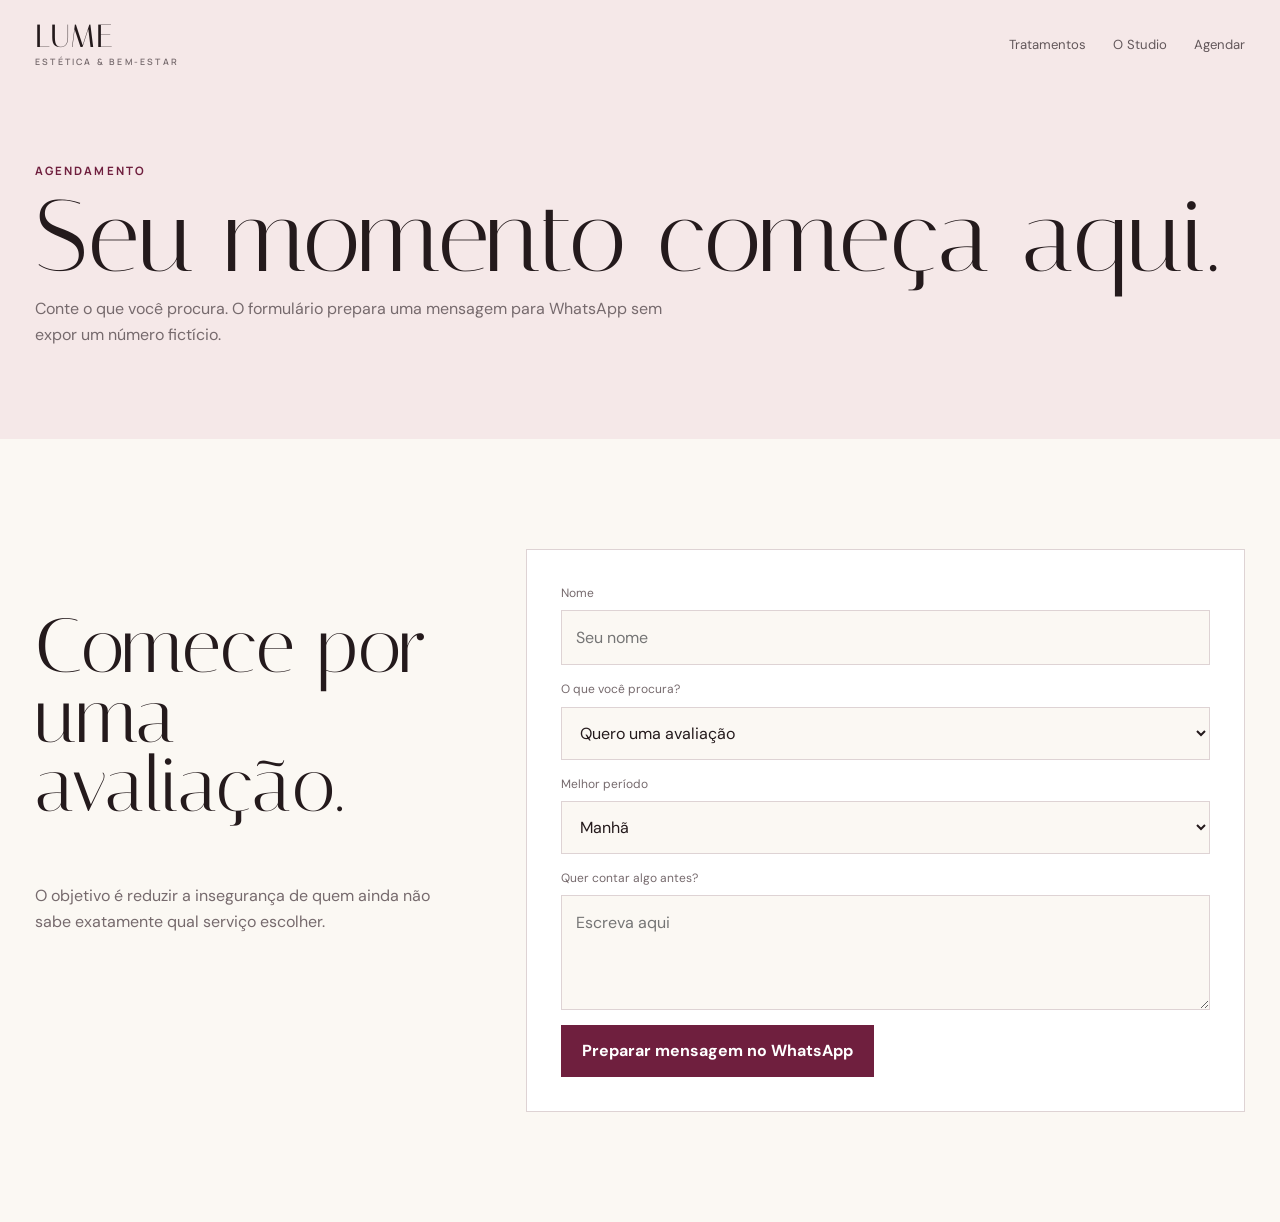
<file: agendar.html>
<!doctype html><html lang="pt-BR"><head><meta charset="utf-8"><meta name="viewport" content="width=device-width,initial-scale=1"><title>Agendar | LUME</title><link rel="stylesheet" href="styles.css"></head><body><header class="header scrolled"><div class="shell navrow"><a class="brand" href="index.html">LUME<small>ESTÉTICA & BEM-ESTAR</small></a><nav class="nav"><a href="tratamentos.html">Tratamentos</a><a href="studio.html">O Studio</a><a href="agendar.html">Agendar</a></nav><button class="menu">☰</button></div></header><main><section class="page-hero"><div class="shell"><div class="label">Agendamento</div><h1 class="serif">Seu momento começa aqui.</h1><p>Conte o que você procura. O formulário prepara uma mensagem para WhatsApp sem expor um número fictício.</p></div></section><section class="section"><div class="shell booking"><aside class="booking-aside"><h2 class="serif">Comece por uma avaliação.</h2><p>O objetivo é reduzir a insegurança de quem ainda não sabe exatamente qual serviço escolher.</p></aside><form id="beautyForm" class="book-form"><div class="field"><label>Nome</label><input name="nome" required placeholder="Seu nome"></div><div class="field"><label>O que você procura?</label><select name="interesse"><option>Quero uma avaliação</option><option>Cuidados faciais</option><option>Hidratação</option><option>Bem-estar</option></select></div><div class="field"><label>Melhor período</label><select name="periodo"><option>Manhã</option><option>Tarde</option><option>Noite</option></select></div><div class="field"><label>Quer contar algo antes?</label><textarea name="obs" placeholder="Escreva aqui"></textarea></div><button class="btn primary" type="submit">Preparar mensagem no WhatsApp</button></form></div></section></main><script src="app.js"></script></body></html>
</file>
<file: styles.css>
@import url('https://fonts.googleapis.com/css2?family=DM+Sans:wght@400;500;600;700&family=Italiana&family=Manrope:wght@500;600;700&display=swap');
:root{--wine:#6f1f3e;--rose:#d9a6b6;--blush:#f5e8e8;--ivory:#fbf8f3;--ink:#241a1c;--muted:#766a6d;--line:#ded3d4;--green:#5b6d5e;--max:1210px}
*{box-sizing:border-box}html{scroll-behavior:smooth}body{margin:0;background:var(--ivory);color:var(--ink);font:16px/1.6 "DM Sans",sans-serif;overflow-x:hidden}a{text-decoration:none;color:inherit}img{display:block;width:100%}button,input,select,textarea{font:inherit}.shell{width:min(var(--max),calc(100% - 44px));margin:auto}.serif{font-family:"Italiana",serif;font-weight:400}.label{font:.72rem/1 "Manrope";letter-spacing:.18em;text-transform:uppercase;color:var(--wine);font-weight:700}.header{position:fixed;z-index:100;inset:0 0 auto;transition:.35s}.header.scrolled{background:rgba(251,248,243,.9);backdrop-filter:blur(16px);border-bottom:1px solid var(--line)}.navrow{height:88px;display:flex;align-items:center;gap:30px}.brand{font:2rem/1 "Italiana";letter-spacing:.02em}.brand small{display:block;font:600 .55rem "Manrope";letter-spacing:.25em;margin-top:4px;color:var(--muted)}.nav{display:flex;gap:27px;margin-left:auto;font-size:.82rem;color:#62575a}.nav a:hover{color:var(--wine)}.book{padding:12px 17px;border:1px solid var(--wine);color:var(--wine);font-weight:700}.book:hover{background:var(--wine);color:white}.menu{display:none;margin-left:auto;width:44px;height:44px;border:1px solid var(--line);background:transparent}.hero{min-height:100svh;padding:150px 0 70px;display:grid;align-items:center}.hero-grid{display:grid;grid-template-columns:.82fr 1.18fr;gap:75px;align-items:center}.hero-copy{padding-top:30px}.hero h1{font-size:clamp(4.8rem,8.4vw,9.6rem);line-height:.78;letter-spacing:-.055em;margin:20px 0 28px}.hero h1 span{display:block;color:var(--wine);font-style:italic}.hero p{max-width:540px;color:var(--muted);font-size:1.05rem}.actions{display:flex;gap:12px;flex-wrap:wrap;margin-top:30px}.btn{display:inline-flex;align-items:center;justify-content:center;min-height:52px;padding:0 20px;border:1px solid var(--wine);font-weight:700;transition:.25s;cursor:pointer}.btn.primary{background:var(--wine);color:white}.btn.soft{background:transparent;color:var(--wine)}.btn:hover{transform:translateY(-3px)}.hero-collage{position:relative;min-height:650px}.hero-main{position:absolute;inset:0 0 55px 90px;object-fit:cover;border-radius:180px 180px 18px 18px}.hero-small{position:absolute;width:230px;height:290px;left:0;bottom:0;object-fit:cover;border:12px solid var(--ivory)}.hero-mark{position:absolute;right:-28px;top:70px;width:125px;height:125px;border:1px solid var(--wine);border-radius:50%;display:grid;place-items:center;text-align:center;color:var(--wine);font:.68rem "Manrope";letter-spacing:.12em;transform:rotate(10deg)}.hero-note{display:flex;gap:26px;margin-top:42px;color:var(--muted);font-size:.76rem}.hero-note span:before{content:"•";color:var(--wine);margin-right:8px}.section{padding:110px 0}.section.blush{background:var(--blush)}.section.dark{background:#26191d;color:white}.heading{display:grid;grid-template-columns:1fr .65fr;gap:60px;align-items:end;margin-bottom:56px}.heading h2{font-size:clamp(4rem,6vw,7rem);line-height:.9;letter-spacing:-.04em;margin:15px 0 0}.heading p{color:var(--muted);max-width:500px;margin:0}.dark .heading p{color:#cdbec3}.treatments{display:grid;grid-template-columns:1fr 1fr;gap:1px;background:var(--line);border:1px solid var(--line)}.treatment{display:grid;grid-template-columns:145px 1fr;gap:24px;background:var(--ivory);padding:22px;align-items:center;min-height:190px}.treatment img{height:145px;object-fit:cover;border-radius:50%}.treatment h3{font:2rem/1.05 "Italiana";margin:0 0 10px}.treatment p{color:var(--muted);font-size:.9rem}.treatment a{font-weight:700;color:var(--wine);font-size:.8rem}.ritual{display:grid;grid-template-columns:1.08fr .92fr;gap:70px;align-items:center}.ritual-photo{position:relative}.ritual-photo img{height:680px;object-fit:cover;border-radius:300px 300px 0 0}.ritual-photo:after{content:"";position:absolute;inset:22px -22px -22px 22px;border:1px solid var(--rose);z-index:-1}.ritual-copy h2{font-size:clamp(4rem,6vw,6.5rem);line-height:.88;margin:16px 0}.ritual-copy>p{color:var(--muted)}.ritual-steps{margin-top:36px}.ritual-step{display:grid;grid-template-columns:45px 1fr;gap:15px;padding:18px 0;border-top:1px solid var(--line)}.ritual-step b{color:var(--wine);font-size:.75rem}.ritual-step h3{margin:0;font:1.45rem "Italiana"}.ritual-step p{margin:5px 0 0;color:var(--muted);font-size:.88rem}.experience{display:grid;grid-template-columns:1fr 1fr;gap:16px}.experience-card{min-height:620px;position:relative;overflow:hidden}.experience-card img{height:100%;object-fit:cover}.experience-card .shade{position:absolute;inset:0;background:linear-gradient(0deg,rgba(35,21,26,.72),transparent 60%)}.experience-card .copy{position:absolute;inset:auto 34px 34px;color:white}.experience-card h3{font:3.2rem/.95 "Italiana";margin:10px 0}.experience-card p{max-width:420px;color:#eadde1}.quote{max-width:900px;margin:auto;text-align:center;padding:40px 0}.quote-mark{font:6rem/1 "Italiana";color:var(--rose)}.quote blockquote{font:clamp(2.6rem,5vw,5rem)/1.05 "Italiana";margin:0 0 25px}.quote p{color:#cdbec3}.journey{display:grid;grid-template-columns:repeat(4,1fr);gap:16px}.journey article{padding:28px;border-top:1px solid var(--wine);min-height:250px}.journey b{font-size:.72rem;color:var(--wine)}.journey h3{font:1.9rem "Italiana";margin:55px 0 8px}.journey p{color:var(--muted);font-size:.88rem}.faq{display:grid;grid-template-columns:.7fr 1.3fr;gap:70px}.faq h2{font-size:clamp(4rem,6vw,6.5rem);line-height:.9}.faq details{border-bottom:1px solid var(--line);padding:21px 0}.faq summary{cursor:pointer;list-style:none;display:flex;justify-content:space-between;font-weight:700}.faq summary:after{content:"+";color:var(--wine)}.faq details[open] summary:after{content:"–"}.faq p{color:var(--muted);padding-right:50px}.final{padding:0 0 110px}.final-box{display:grid;grid-template-columns:1fr 1fr;background:var(--wine);color:white;min-height:520px}.final-copy{padding:60px;display:flex;justify-content:center;flex-direction:column}.final-copy h2{font-size:clamp(4rem,6vw,6.5rem);line-height:.88;margin:12px 0}.final-copy p{color:#ecdce2;max-width:500px}.final-copy .btn{border-color:white;background:white;color:var(--wine);align-self:flex-start}.final-img{background:url('https://images.unsplash.com/photo-1616394584738-fc6e612e71b9?auto=format&fit=crop&w=1500&q=88') center/cover}.footer{padding:44px 0 28px;border-top:1px solid var(--line)}.footgrid{display:grid;grid-template-columns:1.1fr repeat(3,.55fr);gap:30px}.footer a,.footer p{display:block;color:var(--muted);margin:8px 0}.fine{display:flex;justify-content:space-between;gap:15px;border-top:1px solid var(--line);padding-top:18px;margin-top:35px;font-size:.72rem;color:#9a8d91}.reveal{opacity:0;transform:translateY(22px);transition:.75s}.reveal.visible{opacity:1;transform:none}
.page-hero{padding:165px 0 75px;background:var(--blush)}.page-hero h1{font-size:clamp(4.8rem,8vw,8.5rem);line-height:.82;margin:18px 0}.page-hero p{max-width:650px;color:var(--muted)}.treatment-list{display:grid;gap:40px}.treatment-feature{display:grid;grid-template-columns:.8fr 1.2fr;gap:55px;align-items:center}.treatment-feature:nth-child(even){grid-template-columns:1.2fr .8fr}.treatment-feature:nth-child(even) .tf-photo{order:2}.tf-photo{height:520px;object-fit:cover}.tf-copy h2{font:3.6rem/.95 "Italiana";margin:12px 0}.tf-copy p{color:var(--muted)}.studio-hero{min-height:85svh;background:url('https://images.unsplash.com/photo-1515377905703-c4788e51af15?auto=format&fit=crop&w=2100&q=88') center/cover;position:relative;display:grid;align-items:end;color:white}.studio-hero:after{content:"";position:absolute;inset:0;background:linear-gradient(0deg,rgba(32,16,22,.75),transparent 55%)}.studio-inner{position:relative;z-index:2;padding:150px 0 65px}.studio-inner h1{font-size:clamp(5rem,9vw,9rem);line-height:.8;margin:15px 0}.booking{display:grid;grid-template-columns:.75fr 1.25fr;gap:60px}.booking-aside h2{font-size:clamp(4rem,6vw,6rem);line-height:.9}.booking-aside p{color:var(--muted)}.book-form{padding:34px;background:white;border:1px solid var(--line)}.field{display:grid;gap:7px;margin-bottom:15px}.field label{font-size:.75rem;color:var(--muted)}.field input,.field select,.field textarea{padding:14px;border:1px solid var(--line);background:var(--ivory);color:var(--ink)}.field textarea{min-height:115px}.alt{background:#f4eee7}.alt .header.scrolled{background:rgba(244,238,231,.9)}.alt-hero{padding:155px 0 50px}.alt-grid{display:grid;grid-template-columns:1fr 1fr;gap:40px;align-items:end}.alt-hero h1{font-size:clamp(6rem,11vw,11rem);line-height:.72;margin:20px 0}.alt-hero h1 i{display:block;font-weight:400;color:var(--wine)}.alt-photo{height:620px;background:url('https://images.unsplash.com/photo-1570172619644-dfd03ed5d881?auto=format&fit=crop&w=1900&q=88') center/cover}.editorial-strip{display:grid;grid-template-columns:repeat(3,1fr);border-block:1px solid var(--line)}.editorial-strip div{padding:28px;border-right:1px solid var(--line)}.editorial-strip strong{font:2.3rem "Italiana";display:block}.editorial-strip span{color:var(--muted);font-size:.8rem}
@media(max-width:950px){.nav{position:fixed;display:none;inset:78px 14px auto;background:var(--ivory);border:1px solid var(--line);padding:20px;flex-direction:column}.nav.open{display:flex}.book{display:none}.menu{display:block}.hero-grid,.ritual,.faq,.booking,.alt-grid{grid-template-columns:1fr}.hero-collage{min-height:560px}.heading{grid-template-columns:1fr}.treatments,.experience,.final-box{grid-template-columns:1fr}.journey{grid-template-columns:1fr 1fr}.footgrid{grid-template-columns:1fr 1fr}.treatment-feature,.treatment-feature:nth-child(even){grid-template-columns:1fr}.treatment-feature:nth-child(even) .tf-photo{order:0}.editorial-strip{grid-template-columns:1fr}}@media(max-width:620px){.shell{width:min(var(--max),calc(100% - 28px))}.hero{padding-top:120px}.hero h1{font-size:5rem}.hero-main{inset:0 0 40px 40px}.hero-small{width:160px;height:220px}.hero-mark{display:none}.section{padding:74px 0}.journey{grid-template-columns:1fr}.final-copy{padding:38px 24px}.footgrid{grid-template-columns:1fr}.fine{flex-direction:column}.page-hero h1,.studio-inner h1{font-size:4.8rem}.alt-photo{height:420px}}
</file>
